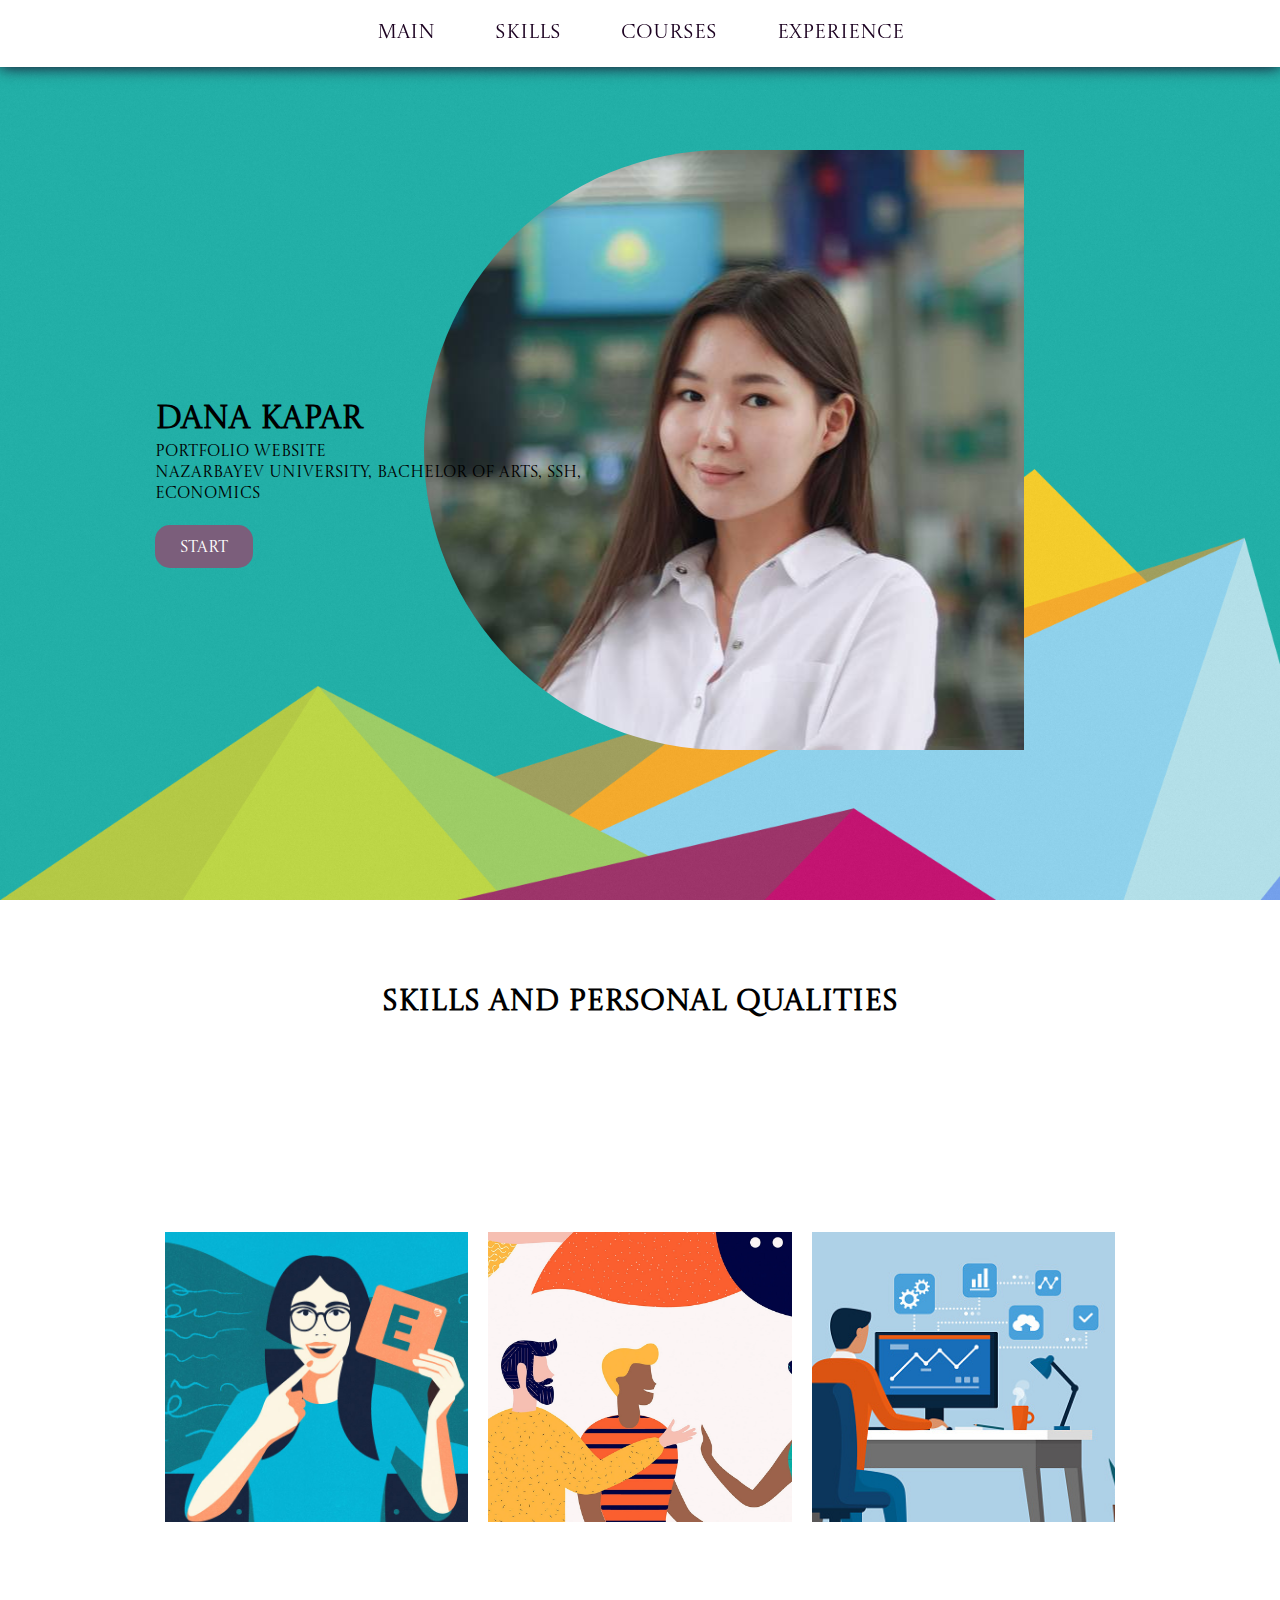
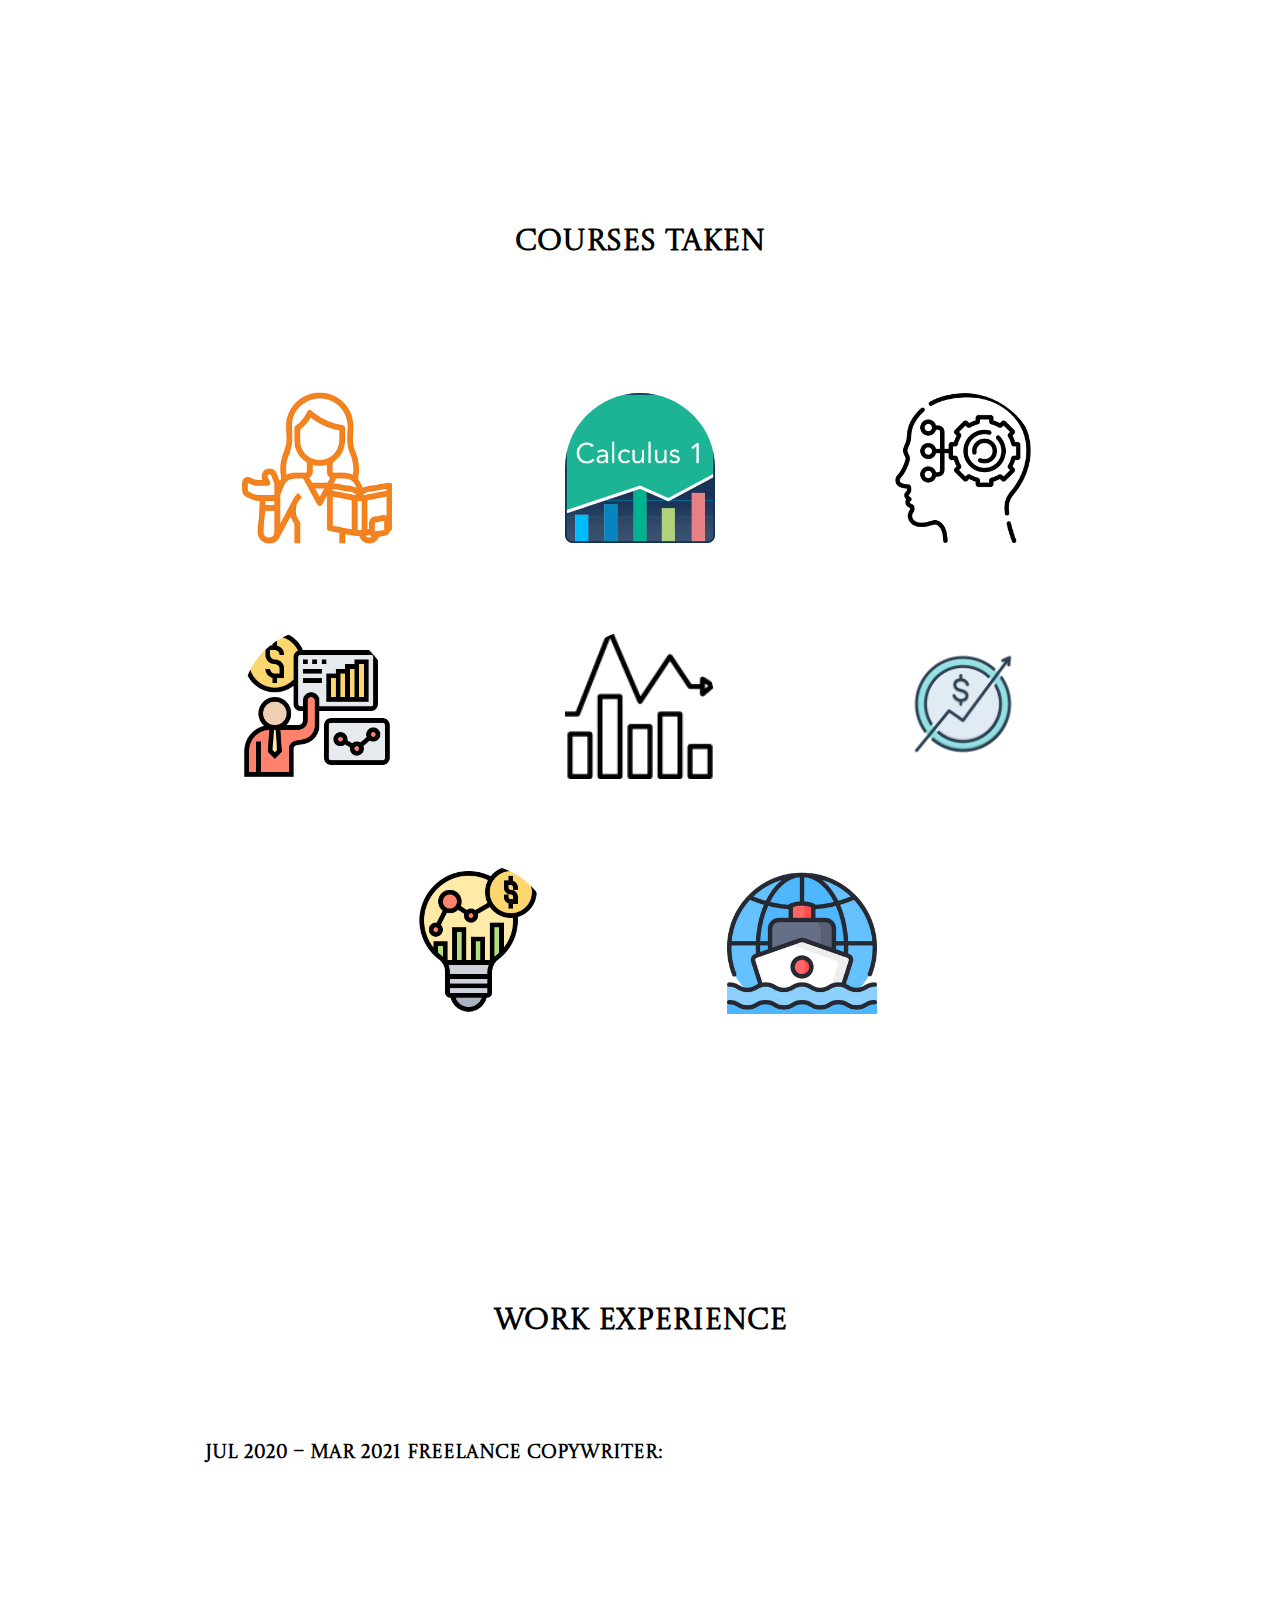
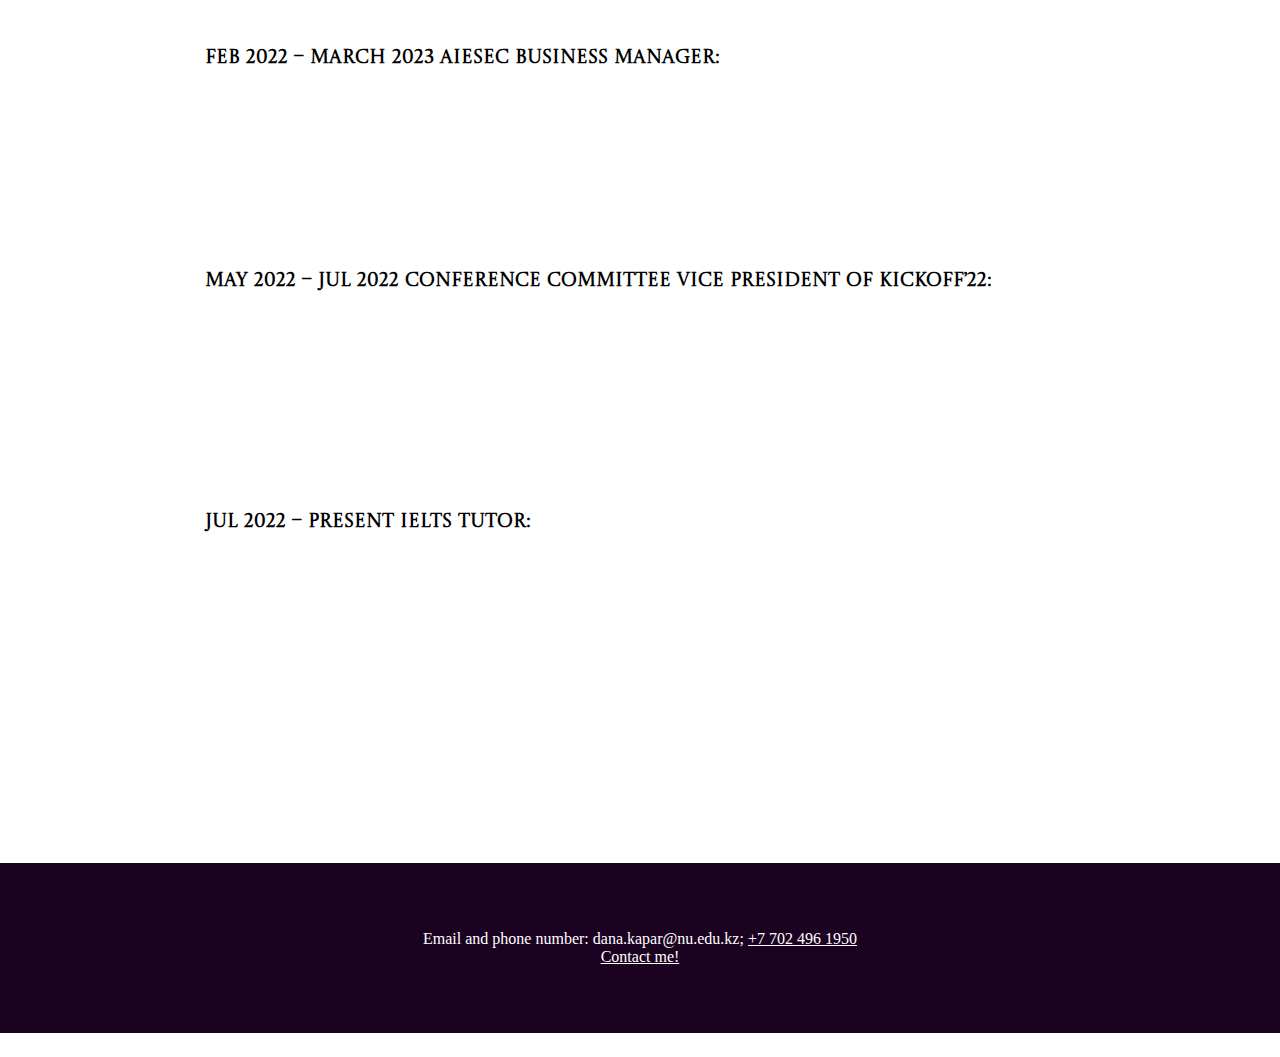
<file: index.html>
<!DOCTYPE html>
<html lang="en">
<head>
    <meta charset="UTF-8">
    <meta http-equiv="X-UA-Compatible" content="IE=edge">
    <meta name="viewport" content="width=device-width, initial-scale=1.0">
    <link rel="stylesheet" href="style.css">
    <title>Document</title>
</head>
<body>
    <nav>
        <ul>
            <li><a href="#main">Main</a></li>
            <li><a href="#skills">Skills</a></li>
            <li><a href="#courses">Courses</a></li>
            <li><a href="#experience">Experience</a></li>
        </ul>
    </nav>
    <header id="main">
        <div class="container">
            <div id="info">
                <h1>
                    Dana Kapar
                </h1>
                <p>Portfolio website <br> Nazarbayev University, Bachelor of Arts, SSH, Economics</p>
                <a class="btn" href="#skills">Start</a>
            </div>
        </div>
        <div id="bg"></div>
    </header>
    <div id="skills">
        <div class="container">
            <h2>Skills and personal qualities</h2>
            <div class="scroller">
                <div class="scroll">
                    <div class="scrollitem">
                        <img src="images/speech.jpg" alt="">
                        <h3>Competent oral and written speech</h3>
                    </div>
                    <div class="scrollitem">
                        <img src="images/language.webp" alt="">
                        <h3>Knowledge of Kazakh and Russian languages perfectly. English proficiency level C1 (Advanced)</h3>
                    </div>
                    <div class="scrollitem">
                        <img src="images/pc.jpg" alt="">
                        <h3>Confident knowledge of PC</h3>
                    </div>
                    <div class="scrollitem">
                        <img src="images/tutor.jpg" alt="">
                        <h3>Ability to explain educational material in an accessible way</h3>
                    </div>
                    <div class="scrollitem">
                        <img src="images/responsibility.jpg" alt="">
                        <h3>Initiative, responsibility, objectivity, purposefulness</h3>
                    </div>
                    <div class="scrollitem">
                        <img src="images/team.jpg" alt="">
                        <h3>Result-oriented team player</h3>
                    </div>
                </div>
                <h4 style="color: #fff;">
                    Click on images to scroll! <br>
                    Hover to get more info!
                </h4>
            </div>
        </div>
    </div>
    <div id="courses">
        <div class="container">
            <h2>Courses taken</h2>
            <div class="course">
                <div class="courserow">
                    <div class="courseitem">
                        <img src="images/rhetoric.png" alt="">
                        <h3>Rhetoric and Composition</h3>
                    </div>
                    <div class="courseitem">
                        <img src="images/calculus.png" alt="">
                        <h3>Calculus I</h3>
                    </div>
                    <div class="courseitem">
                        <img src="images/critical.png" alt="">
                        <h3>Critical Thinking</h3>
                    </div>
                </div>
                <div class="courserow">
                    <div class="courseitem">
                        <img src="images/business.png" alt="">
                        <h3>Core Course in Business</h3>
                    </div>
                    <div class="courseitem">
                        <img src="images/stat.png" alt="">
                        <h3>Economic Statistics</h3>
                    </div>
                    <div class="courseitem">
                        <img src="images/macro.jpg" alt="">
                        <h3>Intermediate Macroeconomics</h3>
                    </div>
                </div>
                <div class="courserow">
                    <div class="courseitem">
                        <img src="images/econmetrics.png" alt="">
                        <h3>Econometrics I</h3>
                    </div>
                    <div class="courseitem">
                        <img src="images/trade.webp" alt="">
                        <h3>International Trade</h3>
                    </div>
                </div>
            </div>
        </div>
    </div>
    <div id="experience">
        <div class="container">
            <h2>Work experience</h2>
            <h3>Jul 2020 – Mar 2021 Freelance Copywriter:</h3>
            <ul>
                <li>Conducting market research</li>
                <li>Writing engaging copy</li>
                <li>Proofreading</li>
                <li>SEO</li>
                <li>Analyzing the results</li>
            </ul>

            <h3>Feb 2022 – March 2023 AIESEC Business Manager: </h3>
            <ul>
                <li>Conducting market research</li>
                <li>Creating commercial proposals</li>
                <li>Professional communication and networking</li>
                <li>Cold calling</li>
                <li>Conducting business meetings</li>
                <li>Working with CRM</li>
            </ul>

            <h3>May 2022 – Jul 2022 Conference Committee Vice President of KickOff’22:</h3>
            <ul>
                <li>Event management and marketing</li>
                <li>Engagement with delegates</li>
                <li>Risk assessment </li>
                <li>Budget planning</li>
                <li>Creating PR and content plans</li>
                <li>Handling objections </li>
                <li>Middle management</li>
            </ul>

            <h3>Jul 2022 – Present IELTS Tutor:</h3>
            <ul>
                <li>Conducting daily lessons for classrooms of 5-10 students as well as individual classes;</li>
                <li> Weekly strategic meetings with the academic department;</li>
                <li>Maintaining a friendly atmosphere;</li>
                <li>Consulting potential clients;</li>
                <li>Conducting mock exams;</li>
                <li>Grading assignments and providing feedback;</li>
            </ul>
        </div>
    </div> 
    <footer>
        <div class="container">
        Email and phone number: dana.kapar@nu.edu.kz; <a href="tel:+77024961950">+7 702 496 1950</a><br>
        <a href="pages/form.html">Contact me!</a>
        </div>
    </footer>
    <script src="main.js"></script>
</body>
</html>
</file>
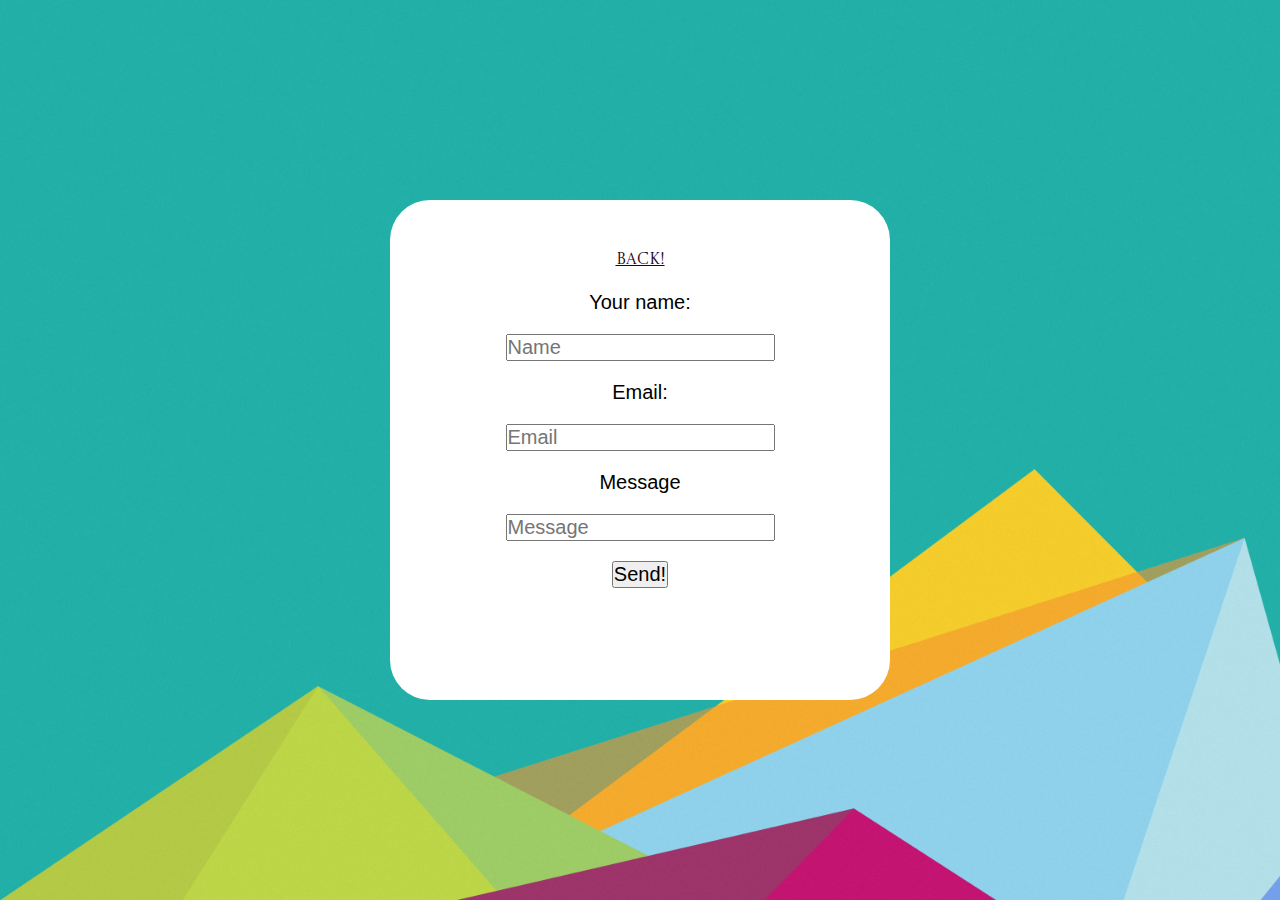
<file: pages/form.html>
<!DOCTYPE html>
<html lang="en">
<head>
    <meta charset="UTF-8">
    <meta http-equiv="X-UA-Compatible" content="IE=edge">
    <meta name="viewport" content="width=device-width, initial-scale=1.0">
    <title>Document</title>
    <link rel="stylesheet" href="../style.css">
</head>
<body>
    <div class="form">
    <form>
        <a href="../index.html">Back!</a><br>
        <label for="name">Your name:</label><br>
        <input id="name" type="text" placeholder="Name"><br>
        <label for="email">Email:</label><br>
        <input id="email" type="email" placeholder="Email"><br>
        <label for="message">Message</label><br>
        <input id="message" type="text" placeholder="Message"><br>
        <button type="submit">Send!</button>
    </form>
    </div>
</body>
</html>
</file>
<file: style.css>
@import url('https://fonts.googleapis.com/css2?family=Castoro+Titling&display=swap');

* {
    margin: 0;
    padding: 0;
    box-sizing: border-box;
    font-family: 'Castoro Titling', cursive;
}

html {
    background: url(images/bg.jpg);
    background-size: cover;
    background-attachment: fixed;
    scroll-behavior: smooth;
}

h2 {
    text-align: center;
    font-size: 30px;
    margin-top: 15px;
}

.scroller {
    overflow: hidden;
    width: 100%;
    height: 100%;
    margin-top: 200px;
}

.scroll {
    width: 200%;
    display: flex;
    height: 300px;
    transition: 0.3s;
    overflow-y: hidden;
}
.scrollitem {
    width: 16.666%;
    padding: 10px;
}
.scroll img {
    object-fit: cover;
    width: 100%;
    height: 300px;
}

.scroll h3 {
    position: relative;
    height: 300px;
    width: 100%;
    display: flex;
    justify-content: center;
    align-items: center;
    padding: 20px;
    background: rgba(0, 0, 0, .7);
    /* transform: translateY(-306px); */
    font-family: monospace;
    font-weight: normal;
    text-align: center;
    font-size: 16px;
    color: #fff;
    z-index: 2;
    transition: 1s;
}

.scrollitem:hover h3{
    transform: translateY(-307px);
}

.container {
    max-width: 970px;
    margin: 0 auto;
    padding-top: 67px;
    height: 100%;
}
.btn {
    display: inline-block;
    color: #fff;
    background: #7B5E7B;
    padding: 15px 25px 12px;
    border-radius: 15px;
    line-height: 16px;
    text-decoration: none;
    transition: 0.5s;
    margin: 20px 0 0;
}

.textjs {
    position: relative;
    font-size: 40px;
    top: 67px;
    transition: 0.333s;
}

.btn:hover {
    background: #1C0221;
}

nav {
    width: 100%;
    padding: 20px;
    box-shadow: 0px 0px 15px #1C0221;
    position: fixed;
    z-index: 1;
    top: 0;
    left: 0;
    right: 0;
    background: #fff;
}

nav ul {
    display: flex;
    justify-content: center;
    align-items: center;
}

nav ul li{
    display: inline-block;
    margin: 0 30px;
}

nav ul li a{
    text-decoration: none;
    color: #1C0221;
    font-size: 20px;
    transition: 20s;
    transition-timing-function: linear;
}

nav ul li a:hover{
    color: #7B5E7B;
    text-decoration: underline;
}

#main{
    height: 100vh;
}

#skills, #courses, #experience {
    padding-bottom: 150px;
}

h2{
    margin-bottom: 100px;
}

#info{
    width: 50%;
    height: 100%;
    flex-direction: column;
    display: flex;
    justify-content: center;
    align-items:start;
}

#bg{
    position: absolute;
    right: 20%;
    top: 50vh;
    transform: translateY(-50%);
    height: 600px;
    width: 600px;
    background: url(images/photo_2023-04-27_21-56-34.jpg);
    background-position: 50% 30%;
    border-radius: 50% 0 0 50%;
    z-index: -1;
}

#skills h4 {
    text-align: center;
    font-size: 14px;
    margin-top: 30px;
}

.courserow{
    width: 100%;
    display: flex;
    align-items: center;
    justify-content: center;
    text-align: center;
}

.courseitem {
    display: inline-block;
    width: 33.33%;
    color: #fff;
    padding: 30px;
    
}

.courseitem img {
    width: 150px;
    border-radius: 50% 50% 0 0;
}

.courseitem h3{
    font-family: monospace;
}


#experience h3 {
    margin-top: 20px;
    padding-left: 50px;
}

#experience ul{
    margin-top: 10px;
    padding: 30px;
}

#experience li{
    color: #fff;
    font-family: monospace;
    font-size: 16px;
}

@media (max-width: 1000px) {
    #bg {
        display: none;
    }
    #info {
        width: 100%;
        justify-content: center;
        align-items: center;
        text-align: center;
    }
}

@media (max-width: 830px) {
    #skills, #experience, #courses {
        height: auto;
    }
    .courserow {
        flex-direction: column;
    }
    /* #experience .container {
        display: flex;
        align-items: center;
        justify-content: center;
        flex-direction: column;
        text-align: left;
    } */
}

@media (max-width: 600px) {
    nav {
        display: none;
    }
    .courseitem{
        width: 100%;
    }
}

.form {
    width: 100%;
    height: 100vh;
    display: flex;
    justify-content: center;
    align-items: center;
    text-align: center;
}

.form label, .form input, .form button{
    font-family: sans-serif;
    font-size: 20px;
    margin-top: 20px;
}

.form label, button{
    display: inline-block;
    margin-top: 20px;
}

form {

    padding: 50px;
    font-family: monospace;
    width: 500px;
    height: 500px;
    background: #fff;
    border-radius: 40px;
}

form a{
    color: #1C0221;
}

footer {
    background: #1C0221;
    color: #fff;
    padding-bottom: 67px;
    text-align: center;
    font-family: serif;
}

footer a {
    color: #fff;
    font-family: serif;
}

footer .container {
    font-family: serif;
}
</file>
